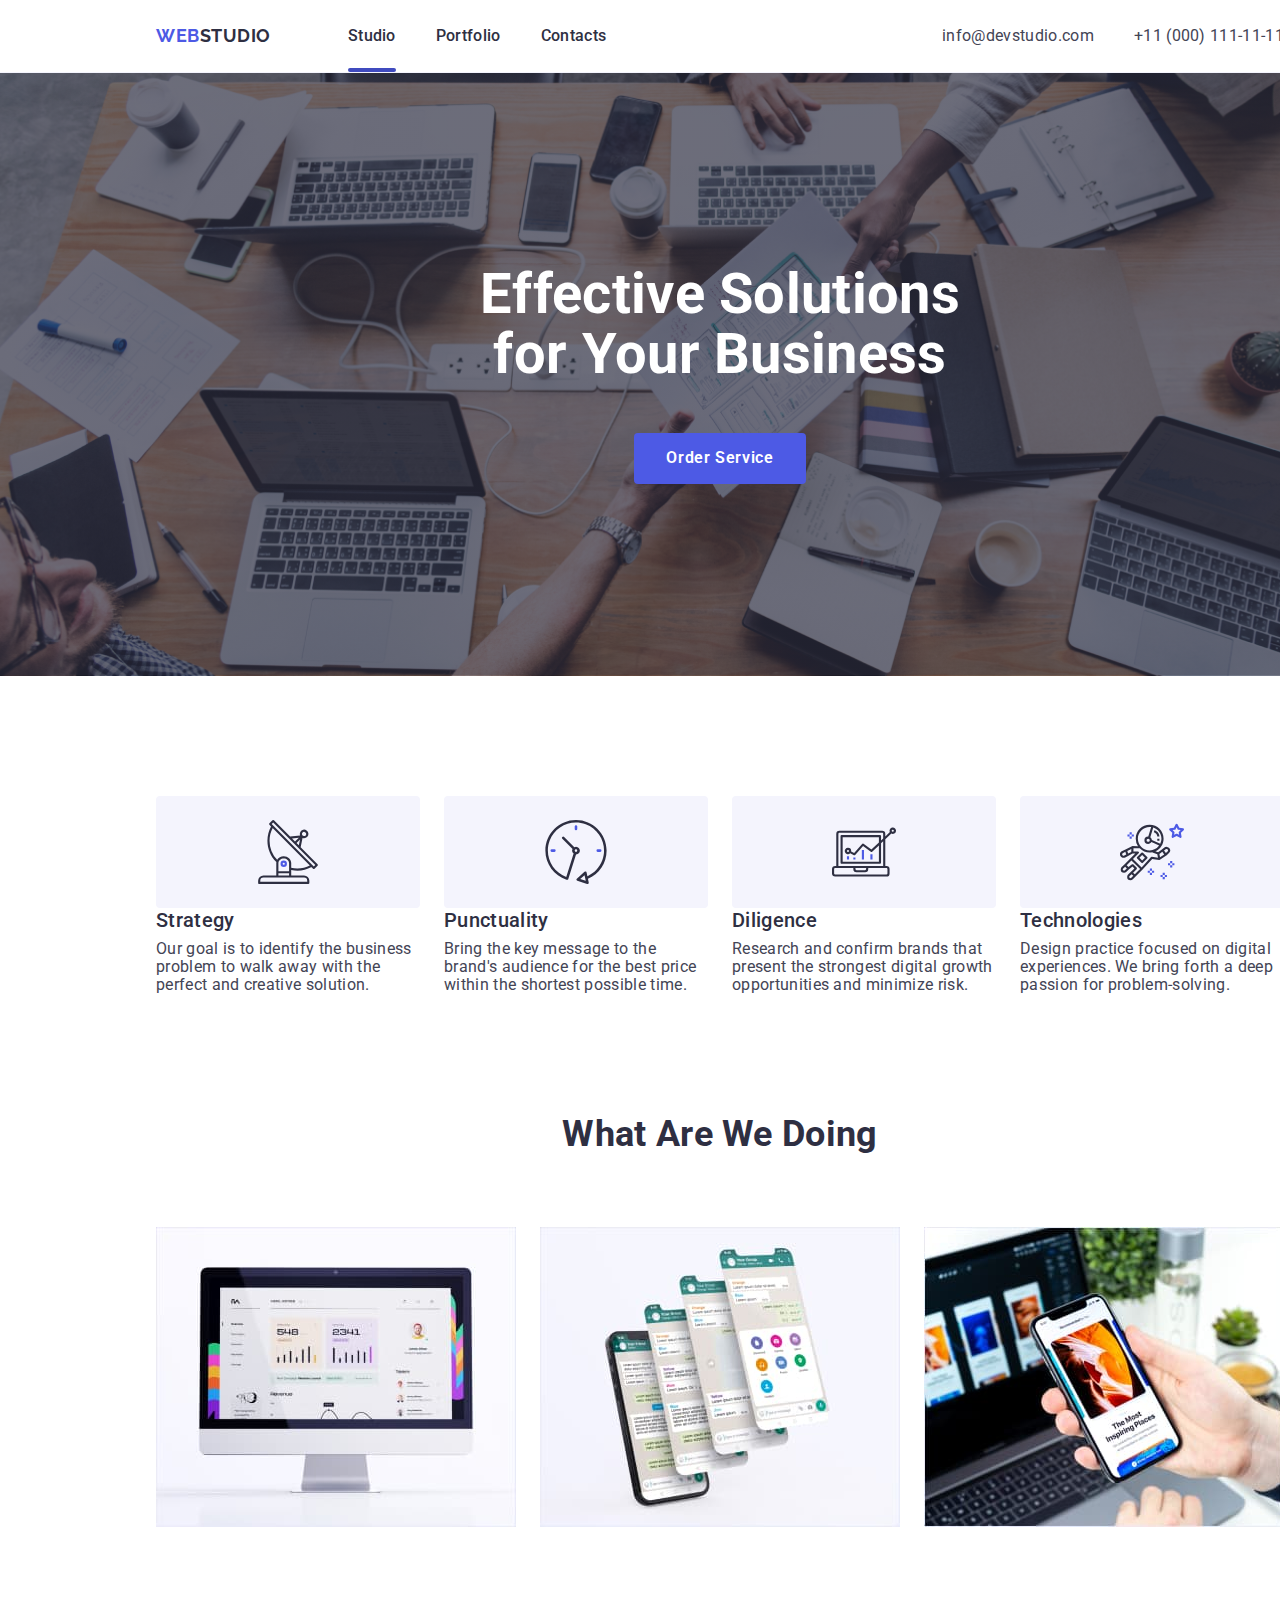
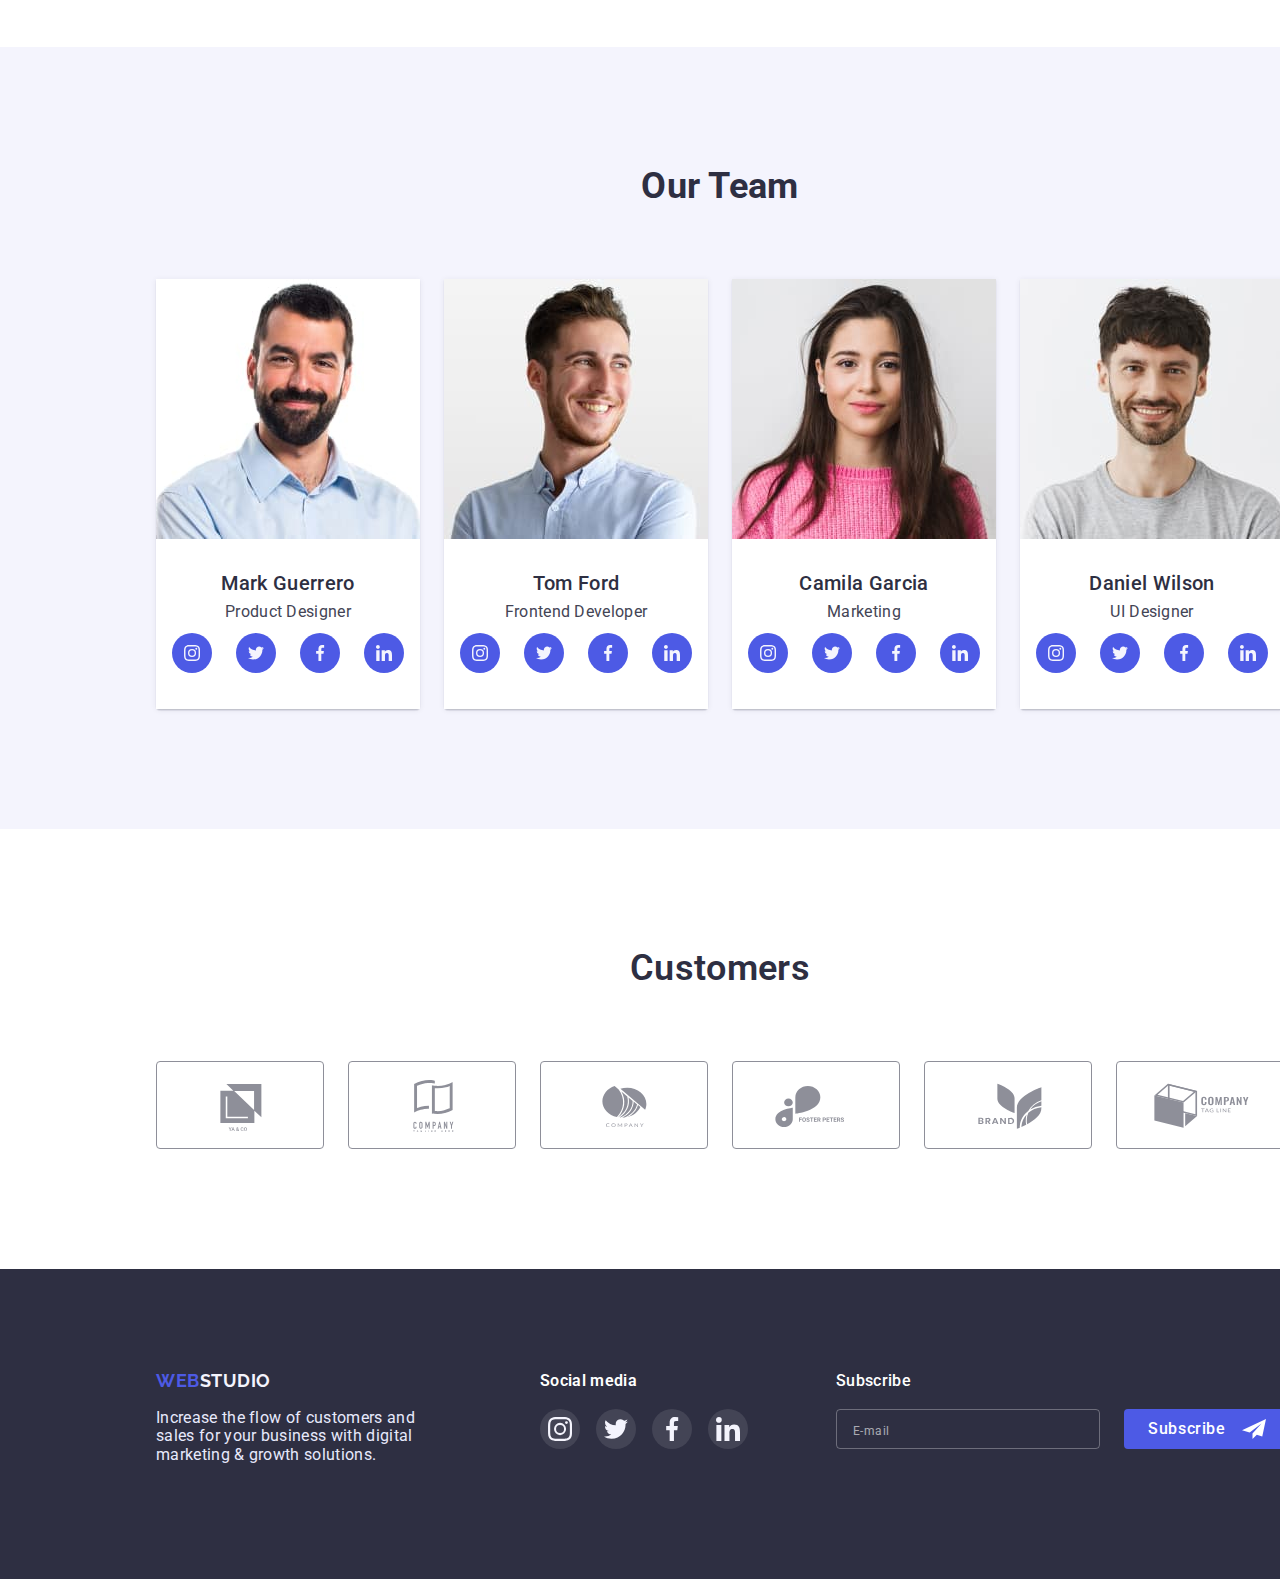
<file: index.html>
<!DOCTYPE html>
<html lang="en">
	<head>
		<meta charset="UTF-8" />
		<meta http-equiv="X-UA-Compatible" content="IE=edge" />
		<meta name="viewport" content="width=device-width, initial-scale=1.0" />
		<title>WebStudio</title>
		<link rel="preconnect" href="https://fonts.googleapis.com" />
		<link rel="preconnect" href="https://fonts.gstatic.com" crossorigin />
		<link
			href="https://fonts.googleapis.com/css2?family=Raleway:wght@700&family=Roboto:wght@400;500;700;900&display=swap"
			rel="stylesheet"
		/>
		<link
			rel="stylesheet"
			href="https://cdnjs.cloudflare.com/ajax/libs/modern-normalize/1.1.0/modern-normalize.min.css"
		/>
		<link rel="stylesheet" href="./css/styles.css" />
	</head>
	<body>
		<header>
			<div class="nav container">
				<a href="./index.html" class="logo"><span class="accent">WEB</span>STUDIO</a>
				<nav>
					<ul class="site-nav list">
						<li class="item"><a href="./index.html" class="link activiti">Studio</a></li>
						<li class="item"><a href="./portfolio.html" class="link">Portfolio</a></li>
						<li class="item"><a href="" class="link">Contacts</a></li>
					</ul>
				</nav>
				<ul class="auth-nav list">
					<li class="item"><a href="mailto:info@devstudio.com" class="auth">info@devstudio.com</a></li>
					<li class="item"><a href="tel:+11(000)111-11-11" class="auth">+11 (000) 111-11-11</a></li>
				</ul>
			</div>
		</header>

		<main>
			<section class="hero section">
				<h1 class="hero-title">Effective Solutions for Your Business</h1>
				<button class="button-hero" type="button" name="Order Service" data-modal-open>Order Service</button>
			</section>

			<section class="advantages section">
				<div class="container">
					<h2 class="section-title visually-hidden">Our advantages</h2>

					<ul class="feature-list list">
						<li class="item">
							<div class="icon-hero">
								<svg class="ico">
									<use href="./images/symbol-defs.svg#icon-anten"></use>
								</svg>
							</div>

							<h3 class="title">Strategy</h3>
							<p class="text">
								Our goal is to identify the business problem to walk away with the perfect and creative solution.
							</p>
						</li>

						<li class="item">
							<div class="icon-hero">
								<svg class="ico">
									<use href="./images/symbol-defs.svg#icon-clock"></use>
								</svg>
							</div>

							<h3 class="title">Punctuality</h3>
							<p class="text">
								Bring the key message to the brand's audience for the best price within the shortest possible time.
							</p>
						</li>

						<li class="item">
							<div class="icon-hero">
								<svg class="ico">
									<use href="./images/symbol-defs.svg#icon-diagram"></use>
								</svg>
							</div>

							<h3 class="title">Diligence</h3>
							<p class="text">
								Research and confirm brands that present the strongest digital growth opportunities and minimize risk.
							</p>
						</li>

						<li class="item">
							<div class="icon-hero">
								<svg class="ico">
									<use href="./images/symbol-defs.svg#icon-astronaut"></use>
								</svg>
							</div>

							<h3 class="title">Technologies</h3>
							<p class="text">
								Design practice focused on digital experiences. We bring forth a deep passion for problem-solving.
							</p>
						</li>
					</ul>
				</div>
			</section>

			<section class="doing section">
				<div class="container">
					<h2 class="section-title">What are we doing</h2>
					<ul class="work-list list">
						<li>
							<img src="./images/monitor.jpg" alt="Monitor" width="360" />
						</li>
						<li>
							<img src="./images/phone.jpg" alt="Phone" width="360" />
						</li>
						<li>
							<img src="./images/phone-in-hand.jpg" alt="Phone in hand" width="360" />
						</li>
					</ul>
				</div>
			</section>

			<section class="section our-team">
				<div class="container">
					<h2 class="section-title">Our Team</h2>
					<ul class="team-list list">
						<li class="pers">
							<img src="./images/foto-mark-guerrero.jpg" alt="Foto Mark Guerrero" width="264" />
							<div class="person-data">
								<h3 class="title">Mark Guerrero</h3>
								<p class="position">Product Designer</p>
								<ul class="list activ">
									<li>
										<a class="ico-a" href="">
											<svg class="person-href" width="16" height="16">
												<use href="./images/symbol-defs.svg#icon-instagram"></use>
											</svg>
										</a>
									</li>
									<li>
										<a class="ico-a" href="">
											<svg class="person-href" width="16" height="16">
												<use href="./images/symbol-defs.svg#icon-twitter"></use>
											</svg>
										</a>
									</li>
									<li>
										<a class="ico-a" href="">
											<svg class="person-href" width="16" height="16">
												<use href="./images/symbol-defs.svg#icon-facebook"></use>
											</svg>
										</a>
									</li>
									<li>
										<a class="ico-a" href="">
											<svg class="person-href" width="16" height="16">
												<use href="./images/symbol-defs.svg#icon-linkedin"></use>
											</svg>
										</a>
									</li>
								</ul>
							</div>
						</li>
						<li class="pers">
							<img src="./images/foto-tom-ford.jpg" alt="Foto Tom Ford" width="264" />
							<div class="person-data">
								<h3 class="title">Tom Ford</h3>
								<p class="position">Frontend Developer</p>
								<ul class="list activ">
									<li>
										<a class="ico-a" href="">
											<svg class="person-href" width="16" height="16">
												<use href="./images/symbol-defs.svg#icon-instagram"></use>
											</svg>
										</a>
									</li>
									<li>
										<a class="ico-a" href="">
											<svg class="person-href" width="16" height="16">
												<use href="./images/symbol-defs.svg#icon-twitter"></use>
											</svg>
										</a>
									</li>
									<li>
										<a class="ico-a" href="">
											<svg class="person-href" width="16" height="16">
												<use href="./images/symbol-defs.svg#icon-facebook"></use>
											</svg>
										</a>
									</li>
									<li>
										<a class="ico-a" href="">
											<svg class="person-href" width="16" height="16">
												<use href="./images/symbol-defs.svg#icon-linkedin"></use>
											</svg>
										</a>
									</li>
								</ul>
							</div>
						</li>
						<li class="pers">
							<img src="./images/foto-camila-garcia.jpg" alt="Foto Camila Garcia" width="264" />
							<div class="person-data">
								<h3 class="title">Camila Garcia</h3>
								<p class="position">Marketing</p>
								<ul class="list activ">
									<li>
										<a class="ico-a" href="">
											<svg class="person-href" width="16" height="16">
												<use href="./images/symbol-defs.svg#icon-instagram"></use>
											</svg>
										</a>
									</li>
									<li>
										<a class="ico-a" href="">
											<svg class="person-href" width="16" height="16">
												<use href="./images/symbol-defs.svg#icon-twitter"></use>
											</svg>
										</a>
									</li>
									<li>
										<a class="ico-a" href="">
											<svg class="person-href" width="16" height="16">
												<use href="./images/symbol-defs.svg#icon-facebook"></use>
											</svg>
										</a>
									</li>
									<li>
										<a class="ico-a" href="">
											<svg class="person-href" width="16" height="16">
												<use href="./images/symbol-defs.svg#icon-linkedin"></use>
											</svg>
										</a>
									</li>
								</ul>
							</div>
						</li>
						<li class="pers">
							<img src="./images/foto-daniel-wilson.jpg" alt="Foto Daniel Wilson" width="264" />
							<div class="person-data">
								<h3 class="title">Daniel Wilson</h3>
								<p class="position">UI Designer</p>
								<ul class="list activ">
									<li>
										<a class="ico-a" href="">
											<svg class="person-href" width="16" height="16">
												<use href="./images/symbol-defs.svg#icon-instagram"></use>
											</svg>
										</a>
									</li>
									<li>
										<a class="ico-a" href="">
											<svg class="person-href" width="16" height="16">
												<use href="./images/symbol-defs.svg#icon-twitter"></use>
											</svg>
										</a>
									</li>
									<li>
										<a class="ico-a" href="">
											<svg class="person-href" width="16" height="16">
												<use href="./images/symbol-defs.svg#icon-facebook"></use>
											</svg>
										</a>
									</li>
									<li>
										<a class="ico-a" href="">
											<svg class="person-href" width="16" height="16">
												<use href="./images/symbol-defs.svg#icon-linkedin"></use>
											</svg>
										</a>
									</li>
								</ul>
							</div>
						</li>
					</ul>
				</div>
			</section>

			<section class="section customers">
				<div class="container">
					<h2 class="title-customers">Customers</h2>
					<ul class="customers-list list">
						<li class="partner">
							<a href="" class="a-partner">
								<svg class="svg-partner" width="104" height="56">
									<use href="./images/symbol-defs.svg#icon-ya-co"></use>
								</svg>
							</a>
						</li>
						<li class="partner">
							<a href="" class="a-partner">
								<svg class="svg-partner" width="104" height="56">
									<use href="./images/symbol-defs.svg#icon-tagline"></use>
								</svg>
							</a>
						</li>
						<li class="partner">
							<a href="" class="a-partner">
								<svg class="svg-partner" width="104" height="56">
									<use href="./images/symbol-defs.svg#icon-thirh-company"></use>
								</svg>
							</a>
						</li>
						<li class="partner">
							<a href="" class="a-partner">
								<svg class="svg-partner" width="104" height="56">
									<use href="./images/symbol-defs.svg#icon-foster-peters"></use>
								</svg>
							</a>
						</li>
						<li class="partner">
							<a href="" class="a-partner">
								<svg class="svg-partner" width="104" height="56">
									<use href="./images/symbol-defs.svg#icon-brand"></use>
								</svg>
							</a>
						</li>
						<li class="partner">
							<a href="" class="a-partner">
								<svg class="svg-partner" width="104" height="56">
									<use href="./images/symbol-defs.svg#icon-tag-line"></use>
								</svg>
							</a>
						</li>
					</ul>
				</div>
			</section>
		</main>

		<footer class="footer">
			<div class="container footer-data">
				<div>
					<a href="./index.html" class="logo logo-footer"><span class="accent">WEB</span>STUDIO</a>
					<p class="footer-text">
						Increase the flow of customers and sales for your business with digital marketing & growth solutions.
					</p>
				</div>

				<div class="social-media">
					<h4>Social media</h4>
					<ul class="list footer-list">
						<li class="footer-ico">
							<a href="">
								<svg width="24" height="24">
									<use href="./images/symbol-defs.svg#icon-instagram"></use>
								</svg>
							</a>
						</li>
						<li class="footer-ico">
							<a href="">
								<svg width="24" height="24">
									<use href="./images/symbol-defs.svg#icon-twitter"></use>
								</svg>
							</a>
						</li>
						<li class="footer-ico">
							<a href="">
								<svg width="24" height="24">
									<use href="./images/symbol-defs.svg#icon-facebook"></use>
								</svg>
							</a>
						</li>
						<li class="footer-ico">
							<a href="">
								<svg width="24" height="24">
									<use href="./images/symbol-defs.svg#icon-linkedin"></use>
								</svg>
							</a>
						</li>
					</ul>
				</div>

				<div class="subscribe">
					<p class="footer-input-desc">Subscribe</p>
					<form class="footer-subscribe">
						<input type="email" name="user-email" placeholder="E-mail" required class="footer-input" id="email" />
						<button type="submit" class="footer-subscribe-btn">
							Subscribe<svg class="footer-subscribe-btn-icon" width="24" height="24">
								<use href="./images/symbol-defs.svg#icon-frame"></use>
							</svg>
						</button>
					</form>
				</div>
			</div>
		</footer>

		<div class="backdrop is-hidden" data-modal>
			<div class="modal">
				<button type="button" class="modal-close-btn" data-modal-close>
					<svg width="8" height="8">
						<use href="./images/symbol-defs.svg#icon-close-btn"></use>
					</svg>
				</button>

				<form class="modal-form">
					<p>Leave your contacts and we will call you back</p>

					<label class="modal-label">
						<span class="modal-form-text">Name</span>
						<input class="form-input" type="text" name="name" required pattern="[a-zA-Zа-яА-Я]+" minlength="2" />
						<svg class="form-input-icon" width="18" height="24">
							<use href="./images/symbol-defs.svg#icon-person"></use>
						</svg>
					</label>
					<label class="modal-label">
						<span class="modal-form-text">Phone</span>
						<input
							class="form-input"
							type="tel"
							name="phone_number"
							required
							pattern="[0-9]{3}-[0-9]{3}-[0-9]{2}-[0-9]{2}"
							title="XXX-XXX-XX-XX"
						/>
						<svg class="form-input-icon" width="18" height="24">
							<use href="./images/symbol-defs.svg#icon-phone"></use>
						</svg>
					</label>
					<label class="modal-label">
						<span class="modal-form-text">Email</span>
						<input class="form-input" type="email" name="email" required />
						<svg class="form-input-icon" width="18" height="24">
							<use href="./images/symbol-defs.svg#icon-email"></use>
						</svg>
					</label>

					<label class="modal-label">
						<span class="modal-form-text">Comment</span>
						<textarea class="modal-form-comment" name="comment" placeholder="Text input"></textarea>
					</label>

					<div class="modal-form-accept">
						<input
							class="form-input-accept visually-hidden"
							type="checkbox"
							name="user_accept"
							value="accept"
							id="user_accept"
						/>
						<label for="user_accept" class="label-accept">I accept the terms and conditions of the <a href="" class="privacy">Privacy Policy</a></label>
					</div>
					<div class="modal-form-sub">
						<button class="modal-form-submit" type="submit">Send</button>
					</div>
				</form>
			</div>
		</div>

		<script src="./js/modal.js"></script>
	</body>
</html>
</file>
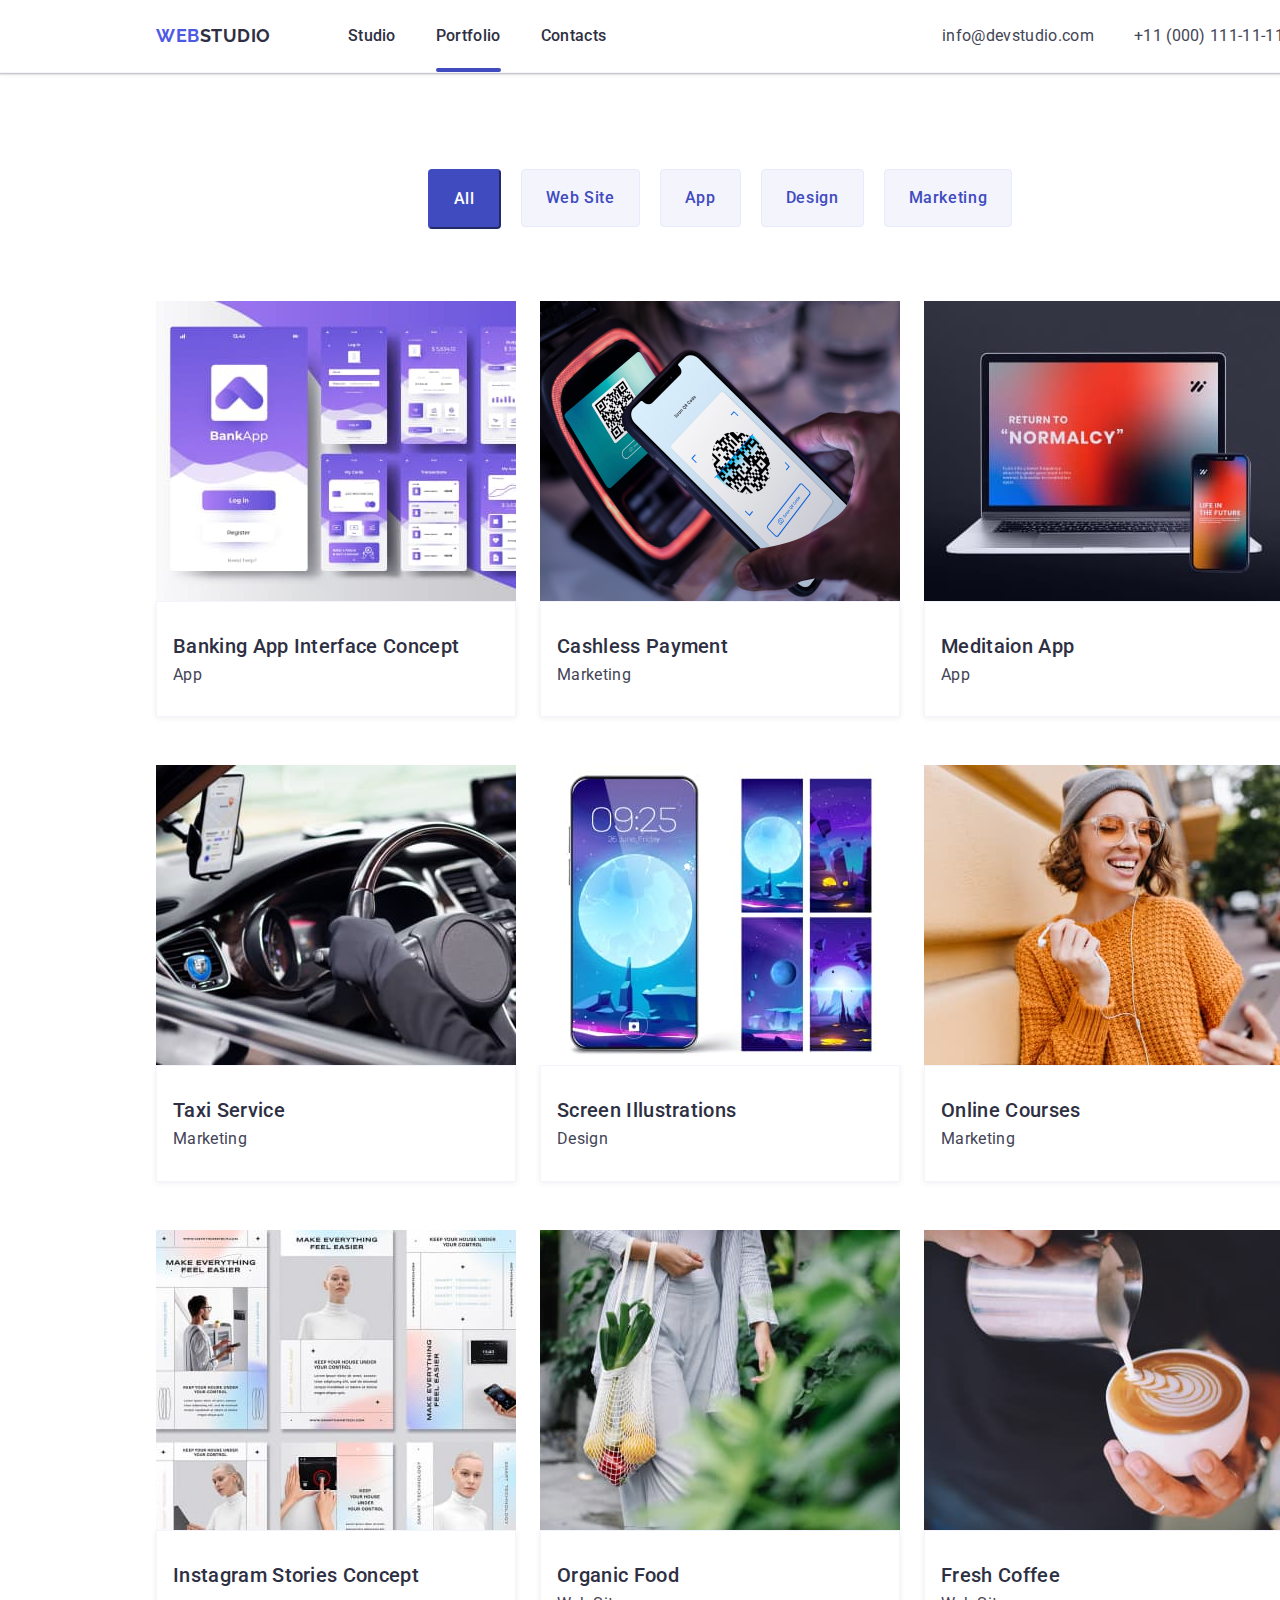
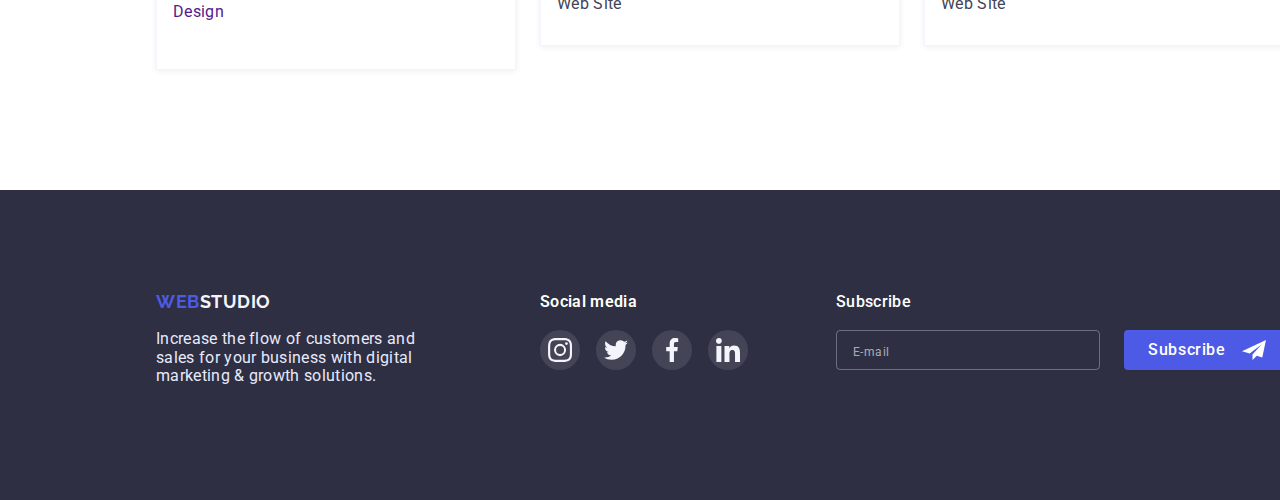
<file: portfolio.html>
<!DOCTYPE html>
<html lang="en">
	<head>
		<meta charset="UTF-8" />
		<meta http-equiv="X-UA-Compatible" content="IE=edge" />
		<meta name="viewport" content="width=device-width, initial-scale=1.0" />
		<title>Portfolio</title>
		<link rel="preconnect" href="https://fonts.googleapis.com" />
		<link rel="preconnect" href="https://fonts.gstatic.com" crossorigin />
		<link
			href="https://fonts.googleapis.com/css2?family=Raleway:wght@700&family=Roboto:wght@400;500;700;900&display=swap"
			rel="stylesheet"
		/>
		<link
			rel="stylesheet"
			href="https://cdnjs.cloudflare.com/ajax/libs/modern-normalize/1.1.0/modern-normalize.min.css"
		/>
		<link rel="stylesheet" href="./css/styles.css" />
	</head>
	<body>
		<header>
			<div class="nav container">
				<a href="./index.html" class="logo"><span class="accent">WEB</span>STUDIO</a>
				<nav>
					<ul class="site-nav list">
						<li class="item"><a href="./index.html" class="link">Studio</a></li>
						<li class="item"><a href="./portfolio.html" class="link activiti">Portfolio</a></li>
						<li class="item"><a href="" class="link">Contacts</a></li>
					</ul>
				</nav>
				<ul class="auth-nav list">
					<li class="item"><a href="mailto:info@devstudio.com" class="auth">info@devstudio.com</a></li>
					<li class="item"><a href="tel:+11(000)111-11-11" class="auth">+11 (000) 111-11-11</a></li>
				</ul>
			</div>
		</header>

		<main>
			<section class="colection filter-menu">
				<div class="container">
					<h1 class="visually-hidden">Nav</h1>
					<ul class="list filter">
						<li><button class="button primary" type="button">All</button></li>
						<li><button class="button secondary" type="button">Web Site</button></li>
						<li><button class="button secondary" type="button">App</button></li>
						<li><button class="button secondary" type="button">Design</button></li>
						<li><button class="button secondary" type="button">Marketing</button></li>
					</ul>

					<ul class="menu-list list">
						<li class="item-works">
							<a href="" class="iten">
								<div class="box">
									<img src="./images/banking.jpg" alt="Banking" width="360" />
									<div class="overlay">
										<p>
											14 Stylish and User-Friendly App Design Concepts · Task Manager App · Calorie Tracker App · Exotic
											Fruit Ecommerce App · Cloud Storage App
										</p>
									</div>
								</div>

								<div class="example-work">
									<h2 class="title">Banking App Interface Concept</h2>
									<p class="text-works">App</p>
								</div>
							</a>
						</li>
						<li class="item-works">
							<a href="" class="iten">
								<div class="box">
									<img src="./images/cashless.jpg" alt="Cashless" width="360" />
									<div class="overlay">
										<p>
											14 Stylish and User-Friendly App Design Concepts · Task Manager App · Calorie Tracker App · Exotic
											Fruit Ecommerce App · Cloud Storage App
										</p>
									</div>
								</div>

								<div class="example-work">
									<h2 class="title">Cashless Payment</h2>
									<p class="text-works">Marketing</p>
								</div>
							</a>
						</li>
						<li class="item-works">
							<a href="" class="iten">
								<div class="box">
									<img src="./images/meditaion.jpg" alt="Meditaion" width="360" />
									<div class="overlay">
										<p>
											14 Stylish and User-Friendly App Design Concepts · Task Manager App · Calorie Tracker App · Exotic
											Fruit Ecommerce App · Cloud Storage App
										</p>
									</div>
								</div>

								<div class="example-work">
									<h2 class="title">Meditaion App</h2>
									<p class="text-works">App</p>
								</div>
							</a>
						</li>
						<li class="item-works">
							<a href="" class="iten">
								<div class="box">
									<img src="./images/taxi.jpg" alt="Taxi" width="360" />
									<div class="overlay">
										<p>
											14 Stylish and User-Friendly App Design Concepts · Task Manager App · Calorie Tracker App · Exotic
											Fruit Ecommerce App · Cloud Storage App
										</p>
									</div>
								</div>

								<div class="example-work">
									<h2 class="title">Taxi Service</h2>
									<p class="text-works">Marketing</p>
								</div>
							</a>
						</li>
						<li class="item-works">
							<a href="" class="iten">
								<div class="box">
									<img src="./images/screen.jpg" alt="Screen" width="360" />
									<div class="overlay">
										<p>
											14 Stylish and User-Friendly App Design Concepts · Task Manager App · Calorie Tracker App · Exotic
											Fruit Ecommerce App · Cloud Storage App
										</p>
									</div>
								</div>

								<div class="example-work">
									<h2 class="title">Screen Illustrations</h2>
									<p class="text-works">Design</p>
								</div>
							</a>
						</li>
						<li class="item-works">
							<a href="" class="iten">
								<div class="box">
									<img src="./images/online.jpg" alt="Woman with phone" width="360" />
									<div class="overlay">
										<p>
											14 Stylish and User-Friendly App Design Concepts · Task Manager App · Calorie Tracker App · Exotic
											Fruit Ecommerce App · Cloud Storage App
										</p>
									</div>
								</div>

								<div class="example-work">
									<h2 class="title">Online Courses</h2>
									<p class="text-works">Marketing</p>
								</div>
							</a>
						</li>
						<li class="item-works">
							<a href="" class="iten">
								<div class="box">
									<img src="./images/instagram.jpg" alt="Instagram Stories" width="360" />
									<div class="overlay">
										<p>
											14 Stylish and User-Friendly App Design Concepts · Task Manager App · Calorie Tracker App · Exotic
											Fruit Ecommerce App · Cloud Storage App
										</p>
									</div>
								</div>

								<div class="example-work">
									<h2 class="title">Instagram Stories Concept</h2>
									<p>Design</p>
								</div>
							</a>
						</li>
						<li class="item-works">
							<a href="" class="iten">
								<div class="box">
									<img src="./images/organic.jpg" alt="Food" width="360" />
									<div class="overlay">
										<p>
											14 Stylish and User-Friendly App Design Concepts · Task Manager App · Calorie Tracker App · Exotic
											Fruit Ecommerce App · Cloud Storage App
										</p>
									</div>
								</div>

								<div class="example-work">
									<h2 class="title">Organic Food</h2>
									<p class="text-works">Web Site</p>
								</div>
							</a>
						</li>
						<li class="item-works">
							<a href="" class="iten">
								<div class="box">
									<img src="./images/fresh.jpg" alt="Coffee" width="360" />
									<div class="overlay">
										<p>
											14 Stylish and User-Friendly App Design Concepts · Task Manager App · Calorie Tracker App · Exotic
											Fruit Ecommerce App · Cloud Storage App
										</p>
									</div>
								</div>

								<div class="example-work">
									<h2 class="title">Fresh Coffee</h2>
									<p class="text-works">Web Site</p>
								</div>
							</a>
						</li>
					</ul>
				</div>
			</section>
		</main>

		<footer class="footer">
			<div class="container footer-data">
				<div>
					<a href="./index.html" class="logo logo-footer"><span class="accent">WEB</span>STUDIO</a>
					<p class="footer-text">
						Increase the flow of customers and sales for your business with digital marketing & growth solutions.
					</p>
				</div>

				<div class="social-media">
					<h4>Social media</h4>
					<ul class="list footer-list">
						<li class="footer-ico">
							<a href="">
								<svg width="24" height="24">
									<use href="./images/symbol-defs.svg#icon-instagram"></use>
								</svg>
							</a>
						</li>
						<li class="footer-ico">
							<a href="">
								<svg width="24" height="24">
									<use href="./images/symbol-defs.svg#icon-twitter"></use>
								</svg>
							</a>
						</li>
						<li class="footer-ico">
							<a href="">
								<svg width="24" height="24">
									<use href="./images/symbol-defs.svg#icon-facebook"></use>
								</svg>
							</a>
						</li>
						<li class="footer-ico">
							<a href="">
								<svg width="24" height="24">
									<use href="./images/symbol-defs.svg#icon-linkedin"></use>
								</svg>
							</a>
						</li>
					</ul>
				</div>

				<div class="subscribe">
					<p class="footer-input-desc">Subscribe</p>
					<form class="footer-subscribe">
						<input type="email" name="user-email" placeholder="E-mail" required class="footer-input" id="email" />
						<button type="submit" class="footer-subscribe-btn">
							Subscribe<svg class="footer-subscribe-btn-icon" width="24" height="24">
								<use href="./images/symbol-defs.svg#icon-frame"></use>
							</svg>
						</button>
					</form>
				</div>
			</div>
		</footer>
	</body>
</html>
</file>
<file: css/styles.css>
*,
*::before,
*::after {
	box-sizing: inherit;
}

img {
	display: block;
	max-width: 100%;
	height: auto;
}

:root {
	--primary-text-color: #434455;
	--title-text-color: #2e2f42;
	--accent-color: #404bbf;
	--primary-bg-color: #2e2f42;
	--primary-white-color: #ffffff;
	--footer-brand-color: #f4f4fd;
	--footer-color: #e7e9fc;
	--footer-brg-color: #2e2f42;

	--animation: 250ms cubic-bezier(0.4, 0, 0.2, 1);
}

/* цвет основного текста #2E2F42 */

/*  вторичный цвет текста #434455 */

/* белый #FFFFFF */

/* акцент #4D5AE5 */

/* якорь логотип #4D5AE5   #F4F4FD  */
/* якорь текст #E7E9FC */

header {
	border-bottom: 0.5px solid #f4f4fd;
	box-shadow: 0px 2px 1px rgba(46, 47, 66, 0.08), 0px 1px 1px rgba(46, 47, 66, 0.16), 0px 1px 6px rgba(46, 47, 66, 0.08);
}

body {
	background-color: var(--primary-white-color);
	color: var(--primary-text-color);
	font-family: Roboto, sans-serif;
	font-size: 16px;
	letter-spacing: 0.02em;
	box-sizing: border-box;
	width: 1440px;
	margin-left: auto;
	margin-right: auto;
}

/* title */
h1 {
	margin: 0;
}

h2 {
	margin: 0;
	font-weight: 600;
	font-size: 36px;
	line-height: 1.11;
	text-align: center;
	text-transform: capitalize;
	color: var(--title-text-color);
}

h3 {
	font-weight: 600;
	font-size: 20px;
	line-height: 1.2;
	color: var(---title-text-color);
	margin: 0;
}

.section {
	padding-top: 94px;
	padding-bottom: 94px;
}

.container {
	width: 1158px;
	padding-left: 15px;
	padding-right: 15px;
	margin-left: auto;
	margin-right: auto;
}

.list {
	padding: 0;
	margin: 0;
	list-style: none;
}

.nav {
	display: flex;
	align-items: center;
	height: 72px;
}

.logo {
	color: var(--title-text-color);
	font-family: Raleway, sans-serif;
	letter-spacing: 0.03em;
	font-weight: 700;
	font-size: 18px;
	line-height: 1.33;
	text-decoration: none;
	padding-top: 24px;
	padding-bottom: 24px;
	transition-property: color;
	transition-duration: 250ms;
	transition-timing-function: cubic-bezier(0.4, 0, 0.2, 1);
	/* transition: color var(--animation); */
}

.accent {
	color: #4d5ae5;
}

.logo:hover,
.logo:focus {
	color: var(--primary-text-color);
}

/* Site nav */

.site-nav {
	display: flex;
	margin-left: 77px;
}

.auth-nav {
	display: flex;
	margin-left: auto;
}

.site-nav .item + .item,
.auth-nav .item + .item {
	margin-left: 40px;
}

.site-nav .link {
	display: block;
	position: relative;
	color: var(--title-text-color);
	font-weight: 500;
	font-size: 16px;
	line-height: 1.5;
	text-decoration: none;
	padding-top: 24px;
	padding-bottom: 24px;
	transition: color var(--animation);
}

.site-nav .link:hover,
.site-nav .link:focus {
	color: var(--accent-color);
}

.site-nav .link:active {
	color: var(--accent-color);
}

.auth-nav .auth {
	color: var(--primary-text-color);
	text-decoration: none;
	padding-top: 24px;
	padding-bottom: 24px;
	transition: color var(--animation);
}

.auth-nav .auth:hover,
.auth-nav .auth:focus {
	color: var(--accent-color);
}

.activiti::after {
	content: "";

	position: absolute;
	left: 0;
	bottom: 0;
	display: block;
	width: 100%;
	height: 4px;
	background-color: var(--accent-color);
	border-radius: 2px;
}

/* Hero */
.hero {
	background-color: var(--primary-bg-color);
	margin: 0 auto;
	max-width: 1440px;
	background-image: linear-gradient(to right, #2e2f42b3, #2e2f42b3), url(../images/people-office.jpg);
	background-size: cover;
	background-repeat: no-repeat;
	background-position: center;
	text-align: center;
	padding-top: 192px;
	padding-bottom: 192px;
	position: relative;
}

.hero-title {
	color: var(--primary-white-color);
	font-weight: 700;
	font-size: 56px;
	line-height: 1.07;
	text-align: center;
	max-width: 492px;
	margin-left: auto;
	margin-right: auto;
	margin-bottom: 48px;
}

.button-hero {
	color: var(--primary-white-color);
	background-color: #4d5ae5;
	border-color: #4d5ae5;
	font-weight: 600;
	font-size: 16px;
	line-height: 1.18;
	align-items: center;
	letter-spacing: 0.04em;
	border: 0;
	cursor: pointer;
	padding: 16px 32px;
	border-radius: 4px;
	transition: color var(--animation), background-color var(--animation);
}

.button-hero:active .button-hero:focus,
.button-hero:hover {
	background-color: #404bbf;
	color: var(--primary-white-color);
}

/* Section */

.icon-hero {
	display: flex;
	justify-content: center;
	align-items: center;
	width: 264px;
	height: 112px;
	border-radius: 4px;
	background-color: #f4f4fd;
}

.ico {
	width: 64px;
	height: 64px;
}

.advantages {
	padding-top: 120px;
	padding-bottom: 120px;
}

.section-title {
	color: var(--title-text-color);
	font-weight: 700;
	font-size: 36px;
	line-height: 1.11;
	text-align: center;
}

.visually-hidden {
	position: absolute;
	width: 1px;
	height: 1px;
	margin: -1px;
	border: 0;
	padding: 0;
	clip: rect(0 0 0 0);
	overflow: hidden;
}

/* Features */

.feature-list {
	display: flex;
	flex-wrap: wrap;
}

.feature-list .item {
	width: 264px;
	margin-bottom: 0;
	margin-top: 0;
	justify-content: space-between;
}

.feature-list .item:not(:last-child) {
	margin-right: 24px;
}

.feature-list .text {
	margin-top: 8px;
	margin-bottom: 0;
}

.feature-list .title,
.team-list .title {
	color: var(--title-text-color);
	font-weight: 500;
	font-size: 20px;
	line-height: 1.2;
}

/* Doing */
.doing {
	padding-top: 0;
	padding-bottom: 120px;
}

.work-list {
	display: flex;
	justify-content: space-between;
	margin-top: 72px;
}

.work-list > li:not(:last-child) {
	margin-right: 24px;
}

/* Our Team */

.team-list > li > img {
	display: block;
}

.our-team {
	padding-top: 120px;
	padding-bottom: 120px;
	background-color: #f4f4fd;
}

.section-title {
	margin-bottom: 72px;
}

.our-team ul {
	display: flex;
	justify-content: space-between;
	margin-left: auto;
	margin-right: auto;
}

/* .team-list li {
	height: 380px;
	text-align: center;
	background-color: var(--primary-white-color);
	box-shadow: 0px 1px 6px rgba(46, 47, 66, 0.08), 0px 1px 1px rgba(46, 47, 66, 0.16), 0px 2px 1px rgba(46, 47, 66, 0.08);
	border-radius: 0px 0px 4px 4px;
} */

.team-list > li:not(:last-child) {
	margin-right: 24px;
}

.team-list .title {
	text-align: center;
}

.position {
	margin: 0;
	margin-top: 8px;
	margin-bottom: 12px;
}

.person-data {
	padding: 32px 16px 36px;
	background-color: #ffffff;
}

.pers {
	background-color: var(--bacground-color-text);
	text-align: center;

	box-shadow: 0px 1px 6px rgba(46, 47, 66, 0.08), 0px 1px 1px rgba(46, 47, 66, 0.16), 0px 2px 1px rgba(46, 47, 66, 0.08);
	border-radius: 0px 0px 4px 4px;
}

.ico-a {
	display: flex;
	height: 100%;
	width: 100%;
	align-items: center;
	justify-content: center;
	border-radius: 50%;
	transition: background-color var(--animation);
}

.ico-a:hover,
.ico-a:focus {
	background-color: var(--accent-color);
}

.activ > li {
	width: 40px;
	height: 40px;
	background-color: #4d5ae5;
	border-radius: 50%;
}

.activ > li:not(:last-child) {
	margin-right: 24px;
}

/* Button */

button {
	display: inline-block;
	border-radius: 4px;
	/* min-width: 170px; */

	padding: 16px 32px;
	font-family: inherit;
	font-weight: 500;
	font-size: 16px;
	line-height: 1.5;
	/* display: flex; */
	align-items: center;
	text-align: center;
	letter-spacing: 0.04em;
}

.button.primary,
.button.secondary {
	cursor: pointer;
	padding: 16px 24px;
}

.button.primary {
	color: var(--primary-white-color);
	background-color: var(--accent-color);
	border-color: var(--accent-color);
	transition: color var(--animation), background-color var(--animation);
}

.button.secondary {
	color: var(--accent-color);
	background-color: var(--footer-brand-color);
	border: 1px solid var(--footer-color);
	transition: color var(--animation), background-color var(--animation);
}

.button.primary:focus,
.button.secondary:focus,
.button.primary:hover,
.button.secondary:hover {
	color: var(--primary-white-color);
	background-color: #404bbf;
}

/* Customers */

.customers-list {
	display: flex;
	justify-content: space-between;
	margin-top: 72px;
}

.customers-list > li:not(:last-child) {
	margin-right: 24px;
}

.partner {
	width: 168px;
	height: 88px;
}

.partner > a {
	border: 1px solid #8e8f99;
	border-radius: 4px;
	color: #8e8f99;
	display: flex;
	align-items: center;
	justify-content: center;
	width: 100%;
	height: 100%;
	transition: color var(--animation), border var(--animation);
}

.partner > a:hover,
.partner > a:focus {
	color: var(--accent-color);
	border: 1px solid var(--accent-color);
}

.partner a:hover,
.partner a:focus {
	color: var(--accent-color);
}

.svg-partner {
	fill: currentColor;
	transition: color var(--animation);
}

.svg-partner:focus,
.svg-partner:hover {
	fill: var(--accent-color);
}

.customers {
	padding-top: 120px;
	padding-bottom: 120px;
}

/* Footer */

.footer {
	color: var(--footer-color);
	background-color: var(--footer-brg-color);
	padding-top: 100px;
	height: 310px;
}

.logo-footer {
	color: var(--footer-brand-color);
	padding-top: 0;
	padding-bottom: 0;
	margin-bottom: 16px;
}

.footer-text {
	margin: 0;
	margin-left: 0;
	margin-top: 16px;
	width: 264px;
}

.footer-data {
	display: flex;
}

.footer-list {
	display: flex;
}

.social-media {
	margin-left: 120px;
}

.social-media a {
	height: 100%;
	width: 100%;
	display: flex;
	justify-content: center;
	align-items: center;
}

.footer-list > li {
	width: 40px;
	height: 40px;
}

.footer-data h4 {
	margin: 0;
	margin-bottom: 16px;

	font-family: "Roboto";
	font-style: normal;
	font-weight: 600;
	line-height: 1.5;
	letter-spacing: 0.02em;
	color: #ffffff;
}

.footer-ico {
	background: rgba(255, 255, 255, 0.1);
	border-radius: 50%;
}

.footer-ico a {
	transition: background-color var(--animation);
}

.footer-ico a:hover,
.footer-ico a:focus {
	background-color: #31d0aa;
	border-radius: 50%;
}

.footer-ico:not(:last-child) {
	margin-right: 16px;
}

/* Footer form */
.subscribe {
	margin-left: 88px;
}

.footer-subscribe {
	display: flex;
	align-items: flex-end;
	margin-left: auto;
}

.footer-input {
	padding-left: 16px;
	margin-right: 24px;
	margin-top: 16px;
	min-width: 264px;
	height: 40px;
	border: 1px solid rgba(255, 255, 255, 0.3);
	border-radius: 4px;
	color: var(--primary-white-color);
	background-color: transparent;
}

.footer-input-desc {
	display: flex;
	color: var(--primary-white-color);
	font-weight: 500;
	line-height: 1.5;
	letter-spacing: 0.02em;
	margin: 0;
}

.footer-input::placeholder {
	color: rgba(255, 255, 255, 0.6);
	font-size: 12px;
	font-weight: 400;
	line-height: 2;
	letter-spacing: 0.04em;
}

.footer-subscribe-btn {
	position: relative;
	padding-top: 8px;
	padding-bottom: 8px;
	padding-left: 24px;
	padding-right: 64px;
	border-radius: 4px;
	border: none;
	color: var(--primary-white-color);
	background-color: #4d5ae5;
	font-weight: 500;
	font-size: inherit;
	font-family: inherit;
	line-height: 1.5;
	letter-spacing: 0.04em;
}

.footer-subscribe-btn-icon {
	position: absolute;
	margin-left: 16px;
	fill: var(--primary-white-color);
	transition: background-color var(--animation), box-shadow var(--animation);
}

.footer-subscribe-btn:hover,
.footer-subscribe-btn:focus {
	box-shadow: 0px 4px 4px rgba(0, 0, 0, 0.15);
}

.footer-subscribe-btn:active {
	background-color: #404bbf;
}

/* Portfolio Page */

.colection {
	padding-top: 96px;
}

.filter {
	display: flex;
	justify-content: center;
	margin-bottom: 72px;
}

.filter > li:not(:last-child) {
	margin-right: 20px;
}

.filter > li {
	min-width: 48px;
}

.box {
	position: relative;
	width: 360px;
	margin-left: auto;
	margin-right: auto;
	overflow: hidden;
	transition: color var(--animation), transform var(--animation);
}

.box:hover .overlay {
	transform: translatex(0);
}

.overlay {
	position: absolute;
	top: 0;
	left: 0;
	width: 100%;
	height: 100%;
	background-color: var(--accent-color);

	transform: translatey(100%);
	transition: transform var(--animation);
}

.overlay > p {
	color: var(--footer-brand-color);
	padding: 32px;
	margin-top: 40px;
}

.menu-list .iten {
	text-decoration: none;
}

.menu-list {
	display: flex;
	flex-wrap: wrap;
	justify-content: space-between;
}

.menu-list > li {
	margin-bottom: 48px;
}

/* .item-works {
	box-shadow: 0px 1px 6px rgba(46, 47, 66, 0.08);
} */

.text-works {
	margin: 0;
	margin-top: 8px;
	color: var(--primary-text-color);
}

.item-works:nth-last-child(-n + 3) {
	margin-bottom: 0;
}

.item-works:not(:nth-child(3n + 3)) {
	margin-right: 24px;
}

.iten > img {
	display: block;
}

.example-work {
	padding-left: 16px;
	padding-top: 32px;
	padding-bottom: 32px;
	border: 0.5px solid #f4f4fd;
	box-shadow: 0px 1px 6px rgba(46, 47, 66, 0.08);
}

.menu-list .title {
	color: var(--title-text-color);
	font-weight: 500;
	font-size: 20px;
	line-height: 1.2;
	text-align: left;
}

.filter-menu {
	padding-bottom: 120px;
}

.iten {
	display: block;
	transition: box-shadow var(--animation);
}

.iten:hover,
.iten:focus {
	box-shadow: 0px 1px 6px rgba(46, 47, 66, 0.08), 0px 1px 1px rgba(46, 47, 66, 0.16), 0px 2px 1px rgba(46, 47, 66, 0.08);
}

/* Modal */

.backdrop {
	position: fixed;
	top: 0;
	left: 0;
	display: flex;

	width: 100%;
	height: 100%;
	background-color: rgba(46, 47, 66, 0.4);
	transition: opacity var(--animation), visibility var(--animation);
}

.backdrop.is-hidden {
	opacity: 0;
	visibility: 0;
	pointer-events: none;
	transition: opacity var(--animation), visibility var(--animation);
}

.modal {
	position: absolute;
	top: 50%;
	left: 50%;
	transform: translate(-50%, -50%);
	height: 584px;
	width: 408px;
	background-color: #fcfcfc;
	box-shadow: 0px 1px 1px rgba(0, 0, 0, 0.14), 0px 1px 3px rgba(0, 0, 0, 0.12), 0px 2px 1px rgba(0, 0, 0, 0.2);
	border-radius: 4px;
	padding: 24px;
}

/* кнопка закриття */
.modal-close-btn {
	position: absolute;
	top: 24px;
	right: 24px;
	display: flex;
	align-items: center;
	justify-content: center;
	width: 24px;
	height: 24px;
	padding: 0;
	border-radius: 50%;
	border: 1px solid rgba(0, 0, 0, 0.1);
	background-color: var(--footer-color);
	cursor: pointer;
}

.modal-close-btn:hover,
.modal-close-btn:focus {
	box-shadow: 0px 4px 4px rgba(0, 0, 0, 0.25);
	background-color: #404bbf;
	fill: var(--primary-white-color);
}

/* Модальна форма */

.modal-form {
	margin: 0;
	
}

.modal-form p {
	margin: 0;
	padding-top: 40px;
	margin-bottom: 14px;
	text-align: center;
	color: var(---title-text-color);
	font-weight: 500;
	line-height: 1.5;
	letter-spacing: 0.02em;
}

.modal-label {
	display: flex;
	flex-direction: column;
	position: relative;
	margin-bottom: 8px;
}

.modal-form-text {
	display: block;
	padding-bottom: 4px;
	color: #8e8f99;
	font-size: 12px;
	line-height: 1.33;
	letter-spacing: 0.04em;
}

.form-input {
	padding-left: 38px;
	width: 100%;
	height: 40px;
	border: 1px solid rgba(33, 33, 33, 0.2);
	border-radius: 4px;
	transition: box-shadow var(--animation), border-color var(--animation);
}

.form-input:focus {
	outline: none;
	border-color: #4d5ae5;
}

/* svg */
.form-input-icon {
	position: absolute;
	top: 65%;
	left: 14px;
	transform: translatey(-50%);
	fill: var(--primary-bg-color);
	transition: fill var(--animation), border-color var(--animation);
}

.form-input:focus + .form-input-icon {
	fill: #4d5ae5;
}

/* текстове поле */
.modal-form-comment {
	display: block;
	margin-bottom: 8px;
	padding: 8px 16px;
	width: 100%;
	height: 120px;
	resize: none;
	border: 1px solid rgba(33, 33, 33, 0.2);
	border-radius: 4px;
	transition: border-color var(--animation);
}


.modal-form-comment:focus {
	outline: none;
	border-color: #4d5ae5;
}

.modal-form-comment::placeholder {
	color: rgba(117, 117, 117, 0.5);
	font-size: 12px;
	line-height: 1.33;
	letter-spacing: 0.04em;
}

.modal-form-accept {
	display: flex;
	flex-direction: row;
	position: relative;
	align-items: center;
	margin-bottom: 24px;
	font-size: 12px;
	line-height: 1.33;
	letter-spacing: 0.04em;
	color: #757575;
}

.label-accept {
	display: flex;
}

.privacy {
	color: #4d5ae5;
	padding-left: 4px;
}


.label-accept::before {
	display: block;
	content: "";
	margin-right: 8px;
	width: 16px;
	height: 16px;
	cursor: pointer;
	border: 1.25px solid #2e2f42;
	border-radius: 2px;
}

.form-input-accept:checked + .label-accept::before {
	background-image: url(../images/vector.svg);
	background-color: #404bbf;
	background-repeat: no-repeat;
	background-position: center;
}

.form-input-accept:focus + .label-accept::before {
	border-color: var(--accent-color);
}

.modal-form-sub {
	display: flex;
	justify-content: center;
	align-items: center;
}

.modal-form-submit {
	transition: background-color var(--animation), box-shadow var(--animation);
	padding: 16px 32px;
	width: 50%;
	/* align-self: center; */
	border: none;
	border-radius: 4px;
	color: var(--primary-white-color);
	background-color: #4d5ae5;
	font-family: inherit;
	font-weight: 500;
	line-height: 1.5;
	letter-spacing: 0.04em;
	cursor: pointer;
}

.modal-form-submit:hover,
.modal-form-submit:focus {
	box-shadow: 0px 4px 4px rgba(0, 0, 0, 0.15);
}
</file>
